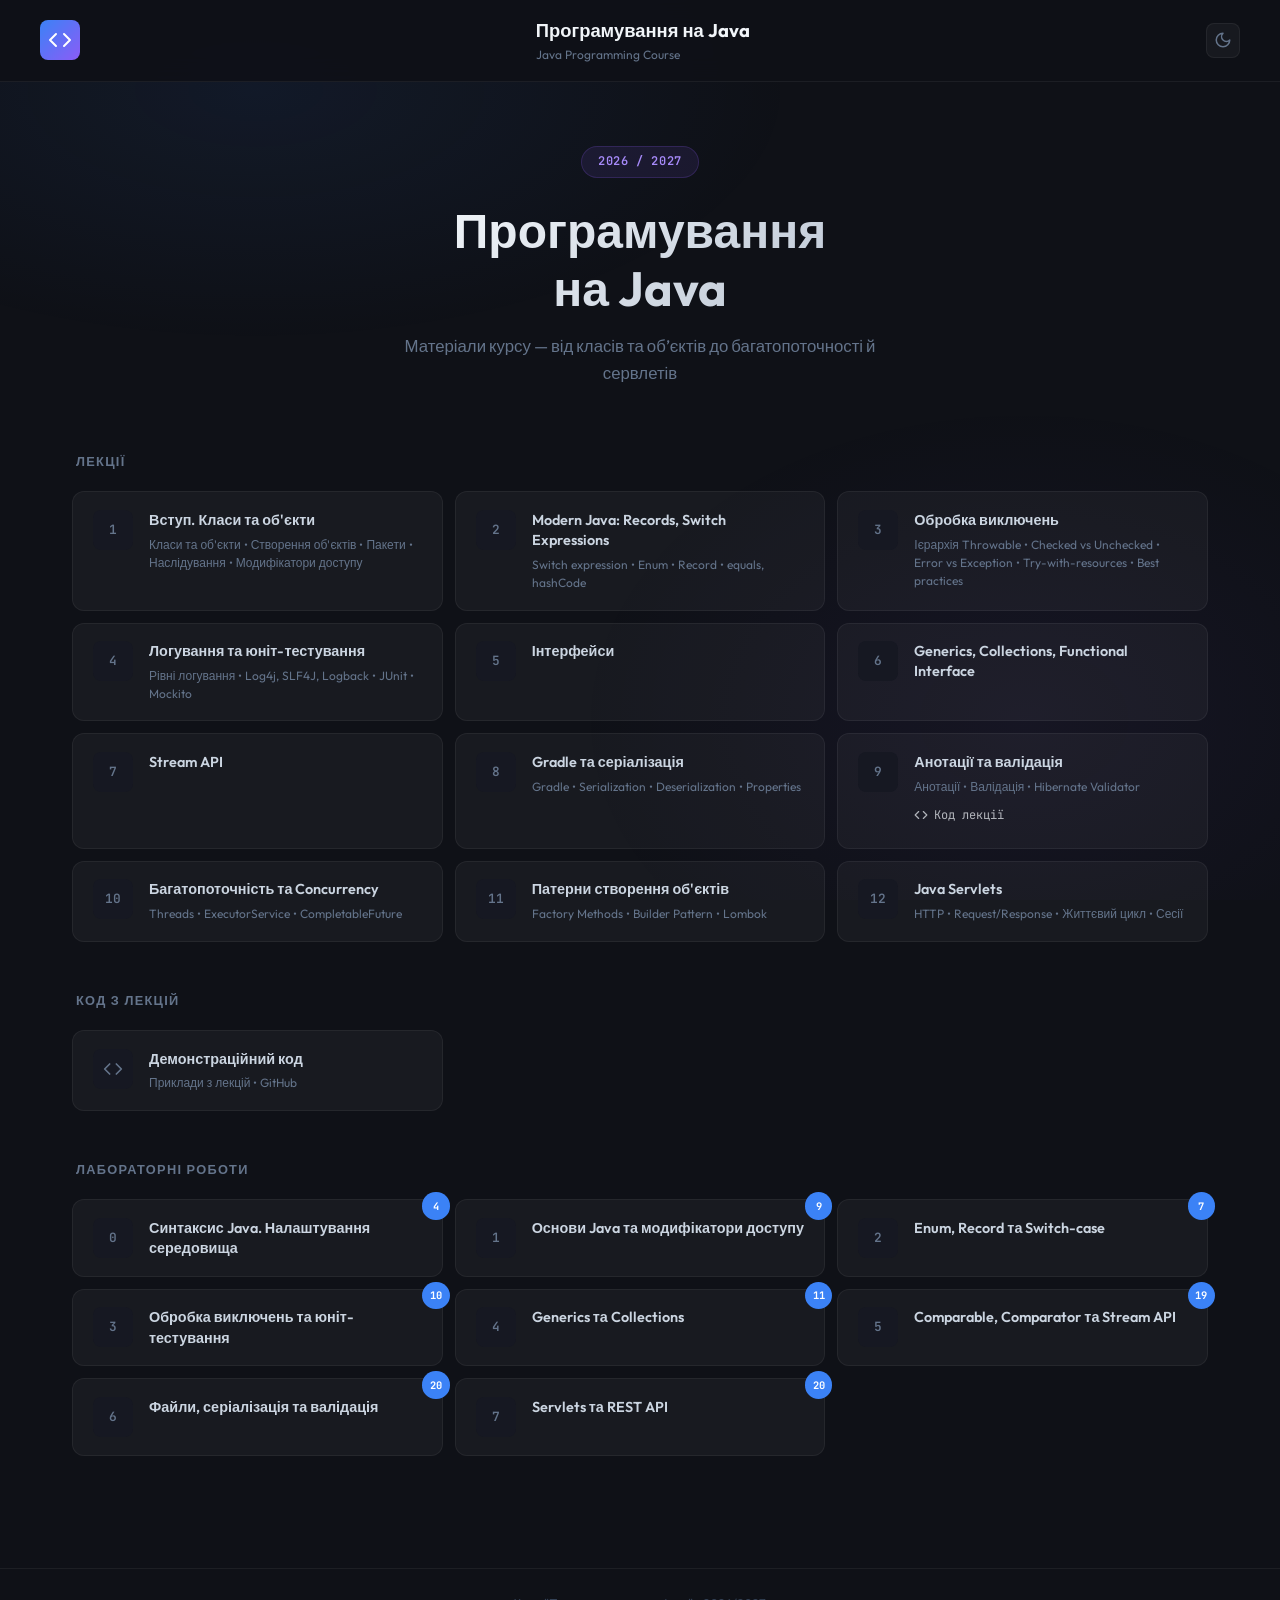
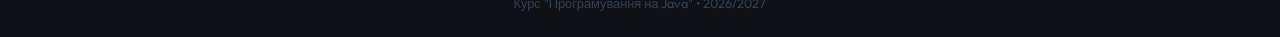
<file: index.html>
<!DOCTYPE html>
<html lang="uk">
<head>
  <meta charset="UTF-8">
  <meta name="viewport" content="width=device-width, initial-scale=1.0">
  <title>Програмування на Java — Курс</title>
  <link rel="preconnect" href="https://fonts.googleapis.com">
  <link rel="preconnect" href="https://fonts.gstatic.com" crossorigin>
  <link href="https://fonts.googleapis.com/css2?family=JetBrains+Mono:wght@400;600&family=Outfit:wght@400;500;600;700&display=swap" rel="stylesheet">
  <link rel="stylesheet" href="style.css">
</head>
<body>

  <header class="header">
    <div class="header__inner">
      <div class="header__logo">
        <svg xmlns="http://www.w3.org/2000/svg" width="24" height="24" viewBox="0 0 24 24" fill="none" stroke="currentColor" stroke-width="2" stroke-linecap="round" stroke-linejoin="round"><polyline points="16 18 22 12 16 6"/><polyline points="8 6 2 12 8 18"/></svg>
      </div>
      <div>
        <div class="header__title">Програмування на Java</div>
        <div class="header__subtitle">Java Programming Course</div>
      </div>
      <button class="theme-toggle" id="theme-toggle" title="Змінити тему" aria-label="Змінити тему">
        <svg class="theme-toggle__moon" xmlns="http://www.w3.org/2000/svg" width="18" height="18" viewBox="0 0 24 24" fill="none" stroke="currentColor" stroke-width="2" stroke-linecap="round" stroke-linejoin="round"><path d="M12 3a6 6 0 0 0 9 9 9 9 0 1 1-9-9Z"/></svg>
        <svg class="theme-toggle__sun" xmlns="http://www.w3.org/2000/svg" width="18" height="18" viewBox="0 0 24 24" fill="none" stroke="currentColor" stroke-width="2" stroke-linecap="round" stroke-linejoin="round"><circle cx="12" cy="12" r="4"/><path d="M12 2v2"/><path d="M12 20v2"/><path d="m4.93 4.93 1.41 1.41"/><path d="m17.66 17.66 1.41 1.41"/><path d="M2 12h2"/><path d="M20 12h2"/><path d="m6.34 17.66-1.41 1.41"/><path d="m19.07 4.93-1.41 1.41"/></svg>
      </button>
    </div>
  </header>

  <section class="hero">
    <div class="hero__badge">2026 / 2027</div>
    <h1 class="hero__title">Програмування<br>на Java</h1>
    <p class="hero__desc">Матеріали курсу — від класів та об’єктів до багатопоточності й сервлетів</p>
  </section>

  <main class="main">
        <h2 class="section-title">Лекції</h2>
          <div class="grid" id="lectures-grid"></div>
      
          <h2 class="section-title">Код з лекцій</h2>
          <div class="grid">
            <a class="card" href="https://github.com/Java-Univer-2025/code-2026"
               target="_blank" rel="noopener">
              <div class="card__num">
                <svg xmlns="http://www.w3.org/2000/svg" width="20" height="20" viewBox="0 0 24 24" fill="none" stroke="currentColor" stroke-width="2" stroke-linecap="round" stroke-linejoin="round"><polyline points="16 18 22 12 16 6"/><polyline points="8 6 2 12 8 18"/></svg>
              </div>
              <div class="card__body">
                <div class="card__title">Демонстраційний код</div>
                <div class="card__desc">Приклади з лекцій • GitHub</div>
              </div>
            </a>
          </div>
      
          <h2 class="section-title">Лабораторні роботи</h2>
          <div class="grid" id="labs-grid"></div>
  </main>

  <footer class="footer">
    Курс "Програмування на Java" • 2026/2027
  </footer>

  <script>

    const LABS_REPO = 'https://github.com/Java-Univer-2025/Java-Univer-2025.github.io';

    // status: 'ready' | 'draft' | 'self-study'
    // code: optional link to the lecture's demo code, shown as a separate link on the card
    const LECTURES = [
      { num: '1',  title: 'Вступ. Класи та об\'єкти',
        desc: 'Класи та об\'єкти • Створення об\'єктів • Пакети • Наслідування • Модифікатори доступу',
        href: 'pdfs/java_lec1.pdf' },

      { num: '2',  title: 'Modern Java: Records, Switch Expressions',
        desc: 'Switch expression • Enum • Record • equals, hashCode',
        href: 'pdfs/java_lec2.pdf' },

      { num: '3',  title: 'Обробка виключень',
        desc: 'Ієрархія Throwable • Checked vs Unchecked • Error vs Exception • Try-with-resources • Best practices',
        href: 'pdfs/java_lec3.pdf' },

      { num: '4',  title: 'Логування та юніт-тестування',
        desc: 'Рівні логування • Log4j, SLF4J, Logback • JUnit • Mockito',
        href: 'pdfs/java_lec4.pdf' },

      { num: '5',  title: 'Інтерфейси',
        href: 'https://javainterface.netlify.app' },

      { num: '6',  title: 'Generics, Collections, Functional Interface',
        href: 'https://javalecture5.netlify.app' },

      { num: '7',  title: 'Stream API',
        //href: 'https://stream-api-presentation.netlify.app' },
         href: './presentations/stream-api/' },

      { num: '8',  title: 'Gradle та серіалізація',
        desc: 'Gradle • Serialization • Deserialization • Properties',
        href: './presentations/serialisation/' },

      { num: '9',  title: 'Анотації та валідація',
        desc: 'Анотації • Валідація • Hibernate Validator',
        href: './presentations/validation/',
        code: 'https://github.com/Java-Univer-2025/code-2026/tree/annotations' },

      { num: '10', title: 'Багатопоточність та Concurrency',
        desc: 'Threads • ExecutorService • CompletableFuture',
        href: './presentations/parallel/' },

      { num: '11', title: 'Патерни створення об\'єктів',
        desc: 'Factory Methods • Builder Pattern • Lombok',
        href: './presentations/builder/' },

      { num: '12', title: 'Java Servlets',
        desc: 'HTTP • Request/Response • Життєвий цикл • Сесії',
        href: './presentations/servlet/' },
    ];

    const LABS = [
      { id: 'lab-00', num: '0', title: 'Синтаксис Java. Налаштування середовища', score: 4 },
      { id: 'lab-01', num: '1', title: 'Основи Java та модифікатори доступу', score: 9 },
      { id: 'lab-02', num: '2', title: 'Enum, Record та Switch-case', score: 7 },
      { id: 'lab-03', num: '3', title: 'Обробка виключень та юніт-тестування', score: 10 },
      { id: 'lab-04', num: '4', title: 'Generics та Collections', score: 11 },
      { id: 'lab-05', num: '5', title: 'Comparable, Comparator та Stream API', score: 19 },
      { id: 'lab-06', num: '6', title: 'Файли, серіалізація та валідація', score: 20 },
      { id: 'lab-07', num: '7', title: 'Servlets та REST API', score: 20 },
    ];

    // ================================================================

    const CODE_ICON = '<svg xmlns="http://www.w3.org/2000/svg" width="14" height="14" viewBox="0 0 24 24" fill="none" stroke="currentColor" stroke-width="2" stroke-linecap="round" stroke-linejoin="round"><polyline points="16 18 22 12 16 6"/><polyline points="8 6 2 12 8 18"/></svg>';

    (function renderLectures() {
      const grid = document.getElementById('lectures-grid');

      grid.innerHTML = LECTURES.map((l, i) => {
        const delay = `animation-delay:${(i + 1) * 0.02}s`;
        const desc = l.desc ? `<div class="card__desc">${l.desc}</div>` : '';

        if (l.status === 'draft' || !l.href) {
          return `
            <div class="card card--disabled" style="${delay}">
              <div class="card__num">${l.num}</div>
              <div class="card__body">
                <div class="card__title">${l.title}</div>
                <div class="card__status">В розробці</div>
              </div>
            </div>`;
        }

        const external = /^https?:/.test(l.href);
        const selfStudy = l.status === 'self-study';
        const target = external ? 'target="_blank" rel="noopener"' : '';
        const tag = selfStudy ? '<div class="card__tag">★ Самостійне вивчення</div>' : '';

        // A link can't be nested inside another link, so a card with a code link
        // is a <div>: the main link is stretched over the whole card (see .card__link),
        // and the code link sits on top of it
        if (l.code) {
          return `
            <div class="card card--has-code${selfStudy ? ' card--self-study' : ''}" style="${delay}">
              <a class="card__link" href="${l.href}" aria-label="${l.title}" ${target}></a>
              <div class="card__num">${l.num}</div>
              <div class="card__body">
                <div class="card__title">${l.title}</div>
                ${tag}
                ${desc}
                <a class="card__code" href="${l.code}" target="_blank" rel="noopener">
                  ${CODE_ICON} Код лекції
                </a>
              </div>
            </div>`;
        }

        return `
          <a class="card${selfStudy ? ' card--self-study' : ''}" href="${l.href}"
             ${target} style="${delay}">
            <div class="card__num">${l.num}</div>
            <div class="card__body">
              <div class="card__title">${l.title}</div>
              ${tag}
              ${desc}
            </div>
          </a>`;
      }).join('');
    })();

    (function renderLabs() {
      const grid = document.getElementById('labs-grid');

      grid.innerHTML = LABS.map((lab, i) => {
        const delay = `animation-delay:${(i + 1) * 0.02}s`;
        return `
          <a class="card" href="${LABS_REPO}/blob/main/${lab.id}/README.md"
             target="_blank" rel="noopener" style="${delay}">
            <div class="card__score" title="${lab.score} балів">${lab.score}</div>
            <div class="card__num">${lab.num}</div>
            <div class="card__body">
              <div class="card__title">${lab.title}</div>
            </div>
          </a>`;
      }).join('');
    })();

    (function themeToggle() {
      const toggle = document.getElementById('theme-toggle');
      const saved = localStorage.getItem('theme');
      if (saved === 'light') document.documentElement.setAttribute('data-theme', 'light');

      toggle.addEventListener('click', () => {
        const isLight = document.documentElement.getAttribute('data-theme') === 'light';
        if (isLight) {
          document.documentElement.removeAttribute('data-theme');
          localStorage.setItem('theme', 'dark');
        } else {
          document.documentElement.setAttribute('data-theme', 'light');
          localStorage.setItem('theme', 'light');
        }
      });
    })();
  </script>

</body>
</html>
</file>
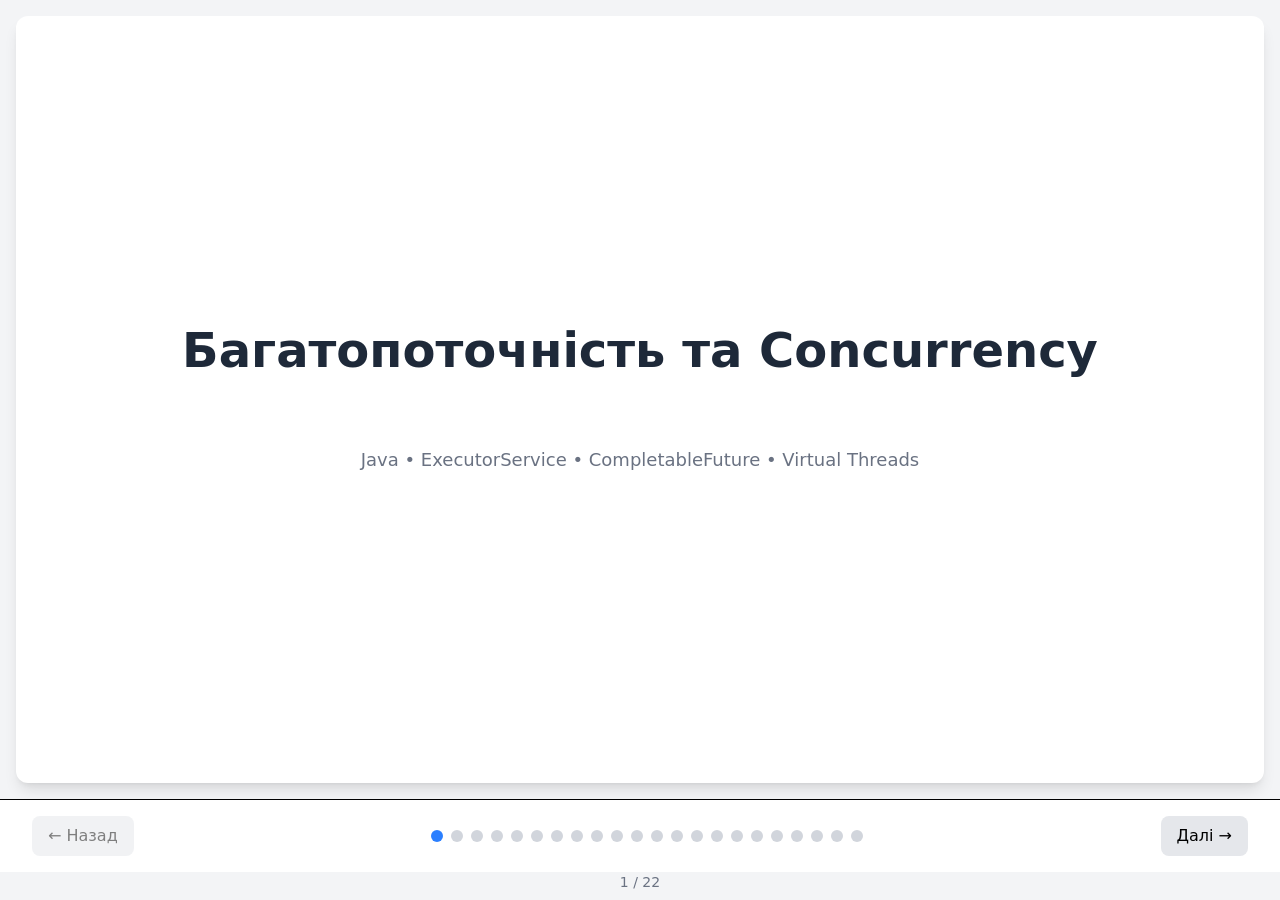
<file: presentations/parallel/index.html>
<!doctype html>
<html lang="en">
  <head>
    <meta charset="UTF-8" />
    <link rel="icon" type="image/svg+xml" href="./vite.svg" />
    <meta name="viewport" content="width=device-width, initial-scale=1.0" />
    <title>java-lec-parallel</title>
    <script type="module" crossorigin src="./assets/index-DXIXEeYj.js"></script>
    <link rel="stylesheet" crossorigin href="./assets/index-CxAuYv8F.css">
  </head>
  <body>
    <div id="root"></div>
  </body>
</html>
</file>
<file: style.css>
*, *::before, *::after {
  box-sizing: border-box;
  margin: 0;
  padding: 0;
}

:root {
  --bg-primary: #0f1117;
  --bg-secondary: #161822;
  --bg-card: rgba(255, 255, 255, 0.04);
  --bg-card-hover: rgba(255, 255, 255, 0.08);
  --border-subtle: 1px solid rgba(255, 255, 255, 0.06);
  --text-primary: #f1f5f9;
  --text-secondary: #cbd5e1;
  --text-muted: #64748b;
  --text-disabled: #334155;
  --accent-blue: #3b82f6;
  --accent-purple: #8b5cf6;
  --accent-purple-light: #a78bfa;
  --accent-green: #22c55e;
  --gradient-primary: linear-gradient(135deg, #3b82f6, #8b5cf6);
  --gradient-bonus: linear-gradient(135deg, #22c55e, #3b82f6);
  --font-heading: 'Outfit', sans-serif;
  --font-mono: 'JetBrains Mono', monospace;
  --radius-lg: 12px;
  --radius-md: 8px;
  --shadow-lg: 0 8px 32px rgba(0, 0, 0, 0.3);
  --header-bg: rgba(15, 17, 23, 0.92);
  --hero-title-gradient: linear-gradient(135deg, #f1f5f9 30%, #94a3b8);
  --glow-blue: rgba(59, 130, 246, 0.08);
  --glow-purple: rgba(139, 92, 246, 0.06);
  --hover-border: rgba(255, 255, 255, 0.1);
}

[data-theme="light"] {
  --bg-primary: #f8fafc;
  --bg-secondary: #e2e8f0;
  --bg-card: rgba(0, 0, 0, 0.03);
  --bg-card-hover: rgba(0, 0, 0, 0.06);
  --border-subtle: 1px solid rgba(0, 0, 0, 0.08);
  --text-primary: #1e293b;
  --text-secondary: #475569;
  --text-muted: #94a3b8;
  --text-disabled: #cbd5e1;
  --accent-blue: #2563eb;
  --accent-purple: #7c3aed;
  --accent-purple-light: #8b5cf6;
  --accent-green: #16a34a;
  --shadow-lg: 0 8px 32px rgba(0, 0, 0, 0.08);
  --header-bg: rgba(248, 250, 252, 0.92);
  --hero-title-gradient: linear-gradient(135deg, #1e293b 30%, #475569);
  --glow-blue: rgba(59, 130, 246, 0.05);
  --glow-purple: rgba(139, 92, 246, 0.04);
  --hover-border: rgba(0, 0, 0, 0.12);
}

html {
  font-size: 16px;
  -webkit-font-smoothing: antialiased;
}

body {
  font-family: var(--font-heading);
  background: var(--bg-primary);
  color: var(--text-primary);
  line-height: 1.6;
  min-height: 100vh;
}

/* ===== BACKGROUND ===== */
body::before {
  content: '';
  position: fixed;
  inset: 0;
  background:
    radial-gradient(ellipse 60% 40% at 20% 10%, var(--glow-blue) 0%, transparent 70%),
    radial-gradient(ellipse 50% 50% at 80% 80%, var(--glow-purple) 0%, transparent 70%);
  pointer-events: none;
  z-index: 0;
}

/* ===== HEADER ===== */
.header {
  position: sticky;
  top: 0;
  z-index: 10;
  background: var(--header-bg);
  backdrop-filter: blur(12px);
  border-bottom: var(--border-subtle);
  padding: 1rem 2rem;
}

.header__inner {
  max-width: 1200px;
  margin: 0 auto;
  display: flex;
  align-items: center;
  justify-content: space-between;
  gap: 1rem;
}

.header__logo {
  background: var(--gradient-primary);
  padding: 0.5rem;
  border-radius: var(--radius-md);
  display: flex;
  align-items: center;
  justify-content: center;
  flex-shrink: 0;
}

.header__logo svg {
  width: 24px;
  height: 24px;
  color: white;
}

.header__title {
  font-size: 1.15rem;
  font-weight: 700;
  color: var(--text-primary);
}

.header__subtitle {
  font-size: 0.75rem;
  color: var(--text-muted);
}

/* ===== HERO ===== */
.hero {
  position: relative;
  z-index: 1;
  text-align: center;
  padding: 4rem 2rem 2rem;
}

.hero__badge {
  display: inline-block;
  font-family: var(--font-mono);
  font-size: 0.75rem;
  font-weight: 600;
  color: var(--accent-purple-light);
  background: rgba(139, 92, 246, 0.1);
  border: 1px solid rgba(139, 92, 246, 0.2);
  padding: 0.35rem 1rem;
  border-radius: 100px;
  margin-bottom: 1.5rem;
  letter-spacing: 0.05em;
}

.hero__title {
  font-size: clamp(2rem, 5vw, 3rem);
  font-weight: 700;
  line-height: 1.2;
  margin-bottom: 1rem;
  background: var(--hero-title-gradient);
  -webkit-background-clip: text;
  -webkit-text-fill-color: transparent;
  background-clip: text;
}

.hero__desc {
  font-size: 1.05rem;
  color: var(--text-muted);
  max-width: 520px;
  margin: 0 auto;
}

/* ===== MAIN ===== */
.main {
  position: relative;
  z-index: 1;
  max-width: 1200px;
  margin: 0 auto;
  padding: 2rem 2rem 4rem;
}

.section-title {
  font-size: 0.8rem;
  font-weight: 600;
  text-transform: uppercase;
  letter-spacing: 0.1em;
  color: var(--text-muted);
  margin-bottom: 1.25rem;
  padding-left: 0.25rem;
}

.section-title + .section-title,
.grid + .section-title {
  margin-top: 2rem;
}

/* ===== GRID ===== */
.grid {
  display: grid;
  grid-template-columns: repeat(auto-fill, minmax(300px, 1fr));
  gap: 0.75rem;
  margin-bottom: 3rem;
}

.card {
  display: flex;
  align-items: flex-start;
  gap: 1rem;
  padding: 1.1rem 1.25rem;
  border-radius: var(--radius-lg);
  border: var(--border-subtle);
  background: var(--bg-card);
  text-decoration: none;
  color: inherit;
  transition: background 0.2s ease, border-color 0.2s ease, transform 0.2s ease, box-shadow 0.2s ease;
  position: relative;
}

a.card:hover {
  background: var(--bg-card-hover);
  border-color: var(--hover-border);
  transform: translateY(-1px);
  box-shadow: var(--shadow-lg);
}

a.card:focus-visible {
  outline: 2px solid var(--accent-purple-light);
  outline-offset: 2px;
}

.card--disabled {
  opacity: 0.35;
  cursor: default;
}

.card--self-study {
  border-left: 3px solid var(--accent-purple);
}

.card--bonus {
  border-left: 3px solid var(--accent-green);
}

.card__num {
  font-family: var(--font-mono);
  font-size: 0.8rem;
  font-weight: 600;
  color: var(--text-muted);
  background: var(--bg-secondary);
  min-width: 2.5rem;
  height: 2.5rem;
  display: flex;
  align-items: center;
  justify-content: center;
  border-radius: var(--radius-md);
  flex-shrink: 0;
}

a.card:hover .card__num {
  background: var(--gradient-primary);
  color: #fff;
}

a.card--bonus:hover .card__num {
  background: var(--gradient-bonus);
  color: #fff;
}

.card__body {
  flex: 1;
  min-width: 0;
}

.card__title {
  font-size: 0.9rem;
  font-weight: 600;
  line-height: 1.4;
  color: var(--text-secondary);
}

a.card:hover .card__title {
  color: var(--text-primary);
}

.card__desc {
  font-size: 0.75rem;
  line-height: 1.5;
  color: var(--text-muted);
  margin-top: 0.35rem;
}

.card__tag {
  display: inline-block;
  font-size: 0.7rem;
  color: var(--accent-purple-light);
  margin-top: 0.3rem;
}

.card__tag--bonus {
  color: var(--accent-green);
}

.card__status {
  font-size: 0.7rem;
  color: var(--text-disabled);
  margin-top: 0.3rem;
}

.card__score {
  display: flex;
  align-items: center;
  justify-content: center;
  font-family: var(--font-mono);
  font-size: 0.65rem;
  font-weight: 700;
  color: #fff;
  background: var(--accent-blue);
  width: 1.7rem;
  height: 1.7rem;
  border-radius: 50%;
  position: absolute;
  top: -0.5rem;
  right: -0.5rem;
}

/* Lecture card with an extra link to the lecture's code */
.card--has-code {
  position: relative;
}

/* The main link is stretched over the whole card, so the card stays clickable */
.card__link {
  position: absolute;
  inset: 0;
  border-radius: inherit;
}

/* The code link sits above the stretched link, so it gets its own clicks */
.card__code {
  position: relative;
  z-index: 1;
  display: inline-flex;
  align-items: center;
  gap: 6px;
  margin-top: 10px;
  font-family: 'JetBrains Mono', monospace;
  font-size: 12px;
  color: inherit;
  opacity: 0.7;
  text-decoration: none;
}

.card__code:hover {
  opacity: 1;
  text-decoration: underline;
}


/* ===== THEME TOGGLE ===== */
.theme-toggle {
  background: var(--bg-card);
  border: var(--border-subtle);
  border-radius: var(--radius-md);
  padding: 0.45rem;
  cursor: pointer;
  display: flex;
  align-items: center;
  justify-content: center;
  transition: background 0.2s ease;
  flex-shrink: 0;
}

.theme-toggle:hover {
  background: var(--bg-card-hover);
}

.theme-toggle svg {
  width: 18px;
  height: 18px;
  color: var(--text-muted);
  transition: color 0.2s ease;
}

.theme-toggle:hover svg {
  color: var(--text-primary);
}

.theme-toggle__sun { display: none; }
.theme-toggle__moon { display: block; }

[data-theme="light"] .theme-toggle__sun { display: block; }
[data-theme="light"] .theme-toggle__moon { display: none; }

/* ===== FOOTER ===== */
.footer {
  position: relative;
  z-index: 1;
  text-align: center;
  padding: 1.5rem 2rem;
  border-top: var(--border-subtle);
  font-size: 0.8rem;
  color: var(--text-disabled);
}

/* ===== ANIMATIONS ===== */
.card {
  opacity: 0;
  transform: translateY(12px);
  animation: fadeUp 0.4s ease forwards;
}

@keyframes fadeUp {
  to {
    opacity: 1;
    transform: translateY(0);
  }
}

.card--disabled {
  animation: fadeUpDim 0.4s ease forwards;
}

@keyframes fadeUpDim {
  to {
    opacity: 0.35;
    transform: translateY(0);
  }
}

@media (prefers-reduced-motion: reduce) {
  .card {
    animation: none;
    opacity: 1;
    transform: none;
  }
  .card--disabled { opacity: 0.35; }
  a.card:hover { transform: none; }
}

/* ===== RESPONSIVE ===== */
@media (max-width: 640px) {
  .grid {
    grid-template-columns: 1fr;
  }

  .hero {
    padding: 3rem 1.5rem 1.5rem;
  }

  .main {
    padding: 1.5rem 1rem 3rem;
  }

  .header {
    padding: 0.75rem 1rem;
  }
}
</file>
<file: presentations/parallel/assets/index-CxAuYv8F.css>
@layer properties{@supports (((-webkit-hyphens:none)) and (not (margin-trim:inline))) or ((-moz-orient:inline) and (not (color:rgb(from red r g b)))){*,:before,:after,::backdrop{--tw-space-y-reverse:0;--tw-border-style:solid;--tw-font-weight:initial;--tw-shadow:0 0 #0000;--tw-shadow-color:initial;--tw-shadow-alpha:100%;--tw-inset-shadow:0 0 #0000;--tw-inset-shadow-color:initial;--tw-inset-shadow-alpha:100%;--tw-ring-color:initial;--tw-ring-shadow:0 0 #0000;--tw-inset-ring-color:initial;--tw-inset-ring-shadow:0 0 #0000;--tw-ring-inset:initial;--tw-ring-offset-width:0px;--tw-ring-offset-color:#fff;--tw-ring-offset-shadow:0 0 #0000}}}@layer theme{:root,:host{--font-sans:ui-sans-serif,system-ui,sans-serif,"Apple Color Emoji","Segoe UI Emoji","Segoe UI Symbol","Noto Color Emoji";--font-mono:ui-monospace,SFMono-Regular,Menlo,Monaco,Consolas,"Liberation Mono","Courier New",monospace;--color-red-50:oklch(97.1% .013 17.38);--color-red-200:oklch(88.5% .062 18.334);--color-red-300:oklch(80.8% .114 19.571);--color-red-600:oklch(57.7% .245 27.325);--color-red-700:oklch(50.5% .213 27.518);--color-orange-50:oklch(98% .016 73.684);--color-orange-100:oklch(95.4% .038 75.164);--color-orange-200:oklch(90.1% .076 70.697);--color-orange-600:oklch(64.6% .222 41.116);--color-orange-700:oklch(55.3% .195 38.402);--color-yellow-50:oklch(98.7% .026 102.212);--color-yellow-200:oklch(94.5% .129 101.54);--color-yellow-600:oklch(68.1% .162 75.834);--color-yellow-700:oklch(55.4% .135 66.442);--color-green-50:oklch(98.2% .018 155.826);--color-green-100:oklch(96.2% .044 156.743);--color-green-200:oklch(92.5% .084 155.995);--color-green-300:oklch(87.1% .15 154.449);--color-green-600:oklch(62.7% .194 149.214);--color-green-700:oklch(52.7% .154 150.069);--color-teal-50:oklch(98.4% .014 180.72);--color-teal-200:oklch(91% .096 180.426);--color-teal-700:oklch(51.1% .096 186.391);--color-blue-50:oklch(97% .014 254.604);--color-blue-200:oklch(88.2% .059 254.128);--color-blue-500:oklch(62.3% .214 259.815);--color-blue-600:oklch(54.6% .245 262.881);--color-blue-700:oklch(48.8% .243 264.376);--color-indigo-50:oklch(96.2% .018 272.314);--color-indigo-200:oklch(87% .065 274.039);--color-indigo-300:oklch(78.5% .115 274.713);--color-indigo-400:oklch(67.3% .182 276.935);--color-indigo-700:oklch(45.7% .24 277.023);--color-purple-50:oklch(97.7% .014 308.299);--color-purple-200:oklch(90.2% .063 306.703);--color-purple-700:oklch(49.6% .265 301.924);--color-gray-50:oklch(98.5% .002 247.839);--color-gray-100:oklch(96.7% .003 264.542);--color-gray-200:oklch(92.8% .006 264.531);--color-gray-300:oklch(87.2% .01 258.338);--color-gray-400:oklch(70.7% .022 261.325);--color-gray-500:oklch(55.1% .027 264.364);--color-gray-600:oklch(44.6% .03 256.802);--color-gray-700:oklch(37.3% .034 259.733);--color-gray-800:oklch(27.8% .033 256.848);--color-white:#fff;--spacing:.25rem;--container-4xl:56rem;--container-5xl:64rem;--container-6xl:72rem;--text-xs:.75rem;--text-xs--line-height:calc(1/.75);--text-sm:.875rem;--text-sm--line-height:calc(1.25/.875);--text-lg:1.125rem;--text-lg--line-height:calc(1.75/1.125);--text-xl:1.25rem;--text-xl--line-height:calc(1.75/1.25);--text-2xl:1.5rem;--text-2xl--line-height:calc(2/1.5);--text-3xl:1.875rem;--text-3xl--line-height: 1.2 ;--text-4xl:2.25rem;--text-4xl--line-height:calc(2.5/2.25);--text-5xl:3rem;--text-5xl--line-height:1;--font-weight-normal:400;--font-weight-medium:500;--font-weight-semibold:600;--font-weight-bold:700;--radius-lg:.5rem;--radius-xl:.75rem;--default-transition-duration:.15s;--default-transition-timing-function:cubic-bezier(.4,0,.2,1);--default-font-family:var(--font-sans);--default-mono-font-family:var(--font-mono)}}@layer base{*,:after,:before,::backdrop{box-sizing:border-box;border:0 solid;margin:0;padding:0}::file-selector-button{box-sizing:border-box;border:0 solid;margin:0;padding:0}html,:host{-webkit-text-size-adjust:100%;tab-size:4;line-height:1.5;font-family:var(--default-font-family,ui-sans-serif,system-ui,sans-serif,"Apple Color Emoji","Segoe UI Emoji","Segoe UI Symbol","Noto Color Emoji");font-feature-settings:var(--default-font-feature-settings,normal);font-variation-settings:var(--default-font-variation-settings,normal);-webkit-tap-highlight-color:transparent}hr{height:0;color:inherit;border-top-width:1px}abbr:where([title]){-webkit-text-decoration:underline dotted;text-decoration:underline dotted}h1,h2,h3,h4,h5,h6{font-size:inherit;font-weight:inherit}a{color:inherit;-webkit-text-decoration:inherit;text-decoration:inherit}b,strong{font-weight:bolder}code,kbd,samp,pre{font-family:var(--default-mono-font-family,ui-monospace,SFMono-Regular,Menlo,Monaco,Consolas,"Liberation Mono","Courier New",monospace);font-feature-settings:var(--default-mono-font-feature-settings,normal);font-variation-settings:var(--default-mono-font-variation-settings,normal);font-size:1em}small{font-size:80%}sub,sup{vertical-align:baseline;font-size:75%;line-height:0;position:relative}sub{bottom:-.25em}sup{top:-.5em}table{text-indent:0;border-color:inherit;border-collapse:collapse}:-moz-focusring{outline:auto}progress{vertical-align:baseline}summary{display:list-item}ol,ul,menu{list-style:none}img,svg,video,canvas,audio,iframe,embed,object{vertical-align:middle;display:block}img,video{max-width:100%;height:auto}button,input,select,optgroup,textarea{font:inherit;font-feature-settings:inherit;font-variation-settings:inherit;letter-spacing:inherit;color:inherit;opacity:1;background-color:#0000;border-radius:0}::file-selector-button{font:inherit;font-feature-settings:inherit;font-variation-settings:inherit;letter-spacing:inherit;color:inherit;opacity:1;background-color:#0000;border-radius:0}:where(select:is([multiple],[size])) optgroup{font-weight:bolder}:where(select:is([multiple],[size])) optgroup option{padding-inline-start:20px}::file-selector-button{margin-inline-end:4px}::placeholder{opacity:1}@supports (not ((-webkit-appearance:-apple-pay-button))) or (contain-intrinsic-size:1px){::placeholder{color:currentColor}@supports (color:color-mix(in lab,red,red)){::placeholder{color:color-mix(in oklab,currentcolor 50%,transparent)}}}textarea{resize:vertical}::-webkit-search-decoration{-webkit-appearance:none}::-webkit-date-and-time-value{min-height:1lh;text-align:inherit}::-webkit-datetime-edit{display:inline-flex}::-webkit-datetime-edit-fields-wrapper{padding:0}::-webkit-datetime-edit{padding-block:0}::-webkit-datetime-edit-year-field{padding-block:0}::-webkit-datetime-edit-month-field{padding-block:0}::-webkit-datetime-edit-day-field{padding-block:0}::-webkit-datetime-edit-hour-field{padding-block:0}::-webkit-datetime-edit-minute-field{padding-block:0}::-webkit-datetime-edit-second-field{padding-block:0}::-webkit-datetime-edit-millisecond-field{padding-block:0}::-webkit-datetime-edit-meridiem-field{padding-block:0}::-webkit-calendar-picker-indicator{line-height:1}:-moz-ui-invalid{box-shadow:none}button,input:where([type=button],[type=reset],[type=submit]){appearance:button}::file-selector-button{appearance:button}::-webkit-inner-spin-button{height:auto}::-webkit-outer-spin-button{height:auto}[hidden]:where(:not([hidden=until-found])){display:none!important}}@layer components;@layer utilities{.absolute{position:absolute}.fixed{position:fixed}.relative{position:relative}.static{position:static}.col-span-2{grid-column:span 2/span 2}.col-span-3{grid-column:span 3/span 3}.m-4{margin:calc(var(--spacing)*4)}.mx-auto{margin-inline:auto}.my-1{margin-block:calc(var(--spacing)*1)}.mt-1{margin-top:calc(var(--spacing)*1)}.mt-2{margin-top:calc(var(--spacing)*2)}.mt-3{margin-top:calc(var(--spacing)*3)}.mt-4{margin-top:calc(var(--spacing)*4)}.mt-6{margin-top:calc(var(--spacing)*6)}.mt-8{margin-top:calc(var(--spacing)*8)}.mt-12{margin-top:calc(var(--spacing)*12)}.mb-1{margin-bottom:calc(var(--spacing)*1)}.mb-2{margin-bottom:calc(var(--spacing)*2)}.mb-3{margin-bottom:calc(var(--spacing)*3)}.mb-4{margin-bottom:calc(var(--spacing)*4)}.mb-6{margin-bottom:calc(var(--spacing)*6)}.mb-8{margin-bottom:calc(var(--spacing)*8)}.ml-2{margin-left:calc(var(--spacing)*2)}.ml-4{margin-left:calc(var(--spacing)*4)}.ml-5{margin-left:calc(var(--spacing)*5)}.flex{display:flex}.grid{display:grid}.h-3{height:calc(var(--spacing)*3)}.h-5{height:calc(var(--spacing)*5)}.h-10{height:calc(var(--spacing)*10)}.h-full{height:100%}.h-screen{height:100vh}.w-3{width:calc(var(--spacing)*3)}.w-20{width:calc(var(--spacing)*20)}.w-full{width:100%}.max-w-4xl{max-width:var(--container-4xl)}.max-w-5xl{max-width:var(--container-5xl)}.max-w-6xl{max-width:var(--container-6xl)}.flex-1{flex:1}.shrink-0{flex-shrink:0}.cursor-pointer{cursor:pointer}.list-decimal{list-style-type:decimal}.grid-cols-2{grid-template-columns:repeat(2,minmax(0,1fr))}.grid-cols-3{grid-template-columns:repeat(3,minmax(0,1fr))}.grid-cols-4{grid-template-columns:repeat(4,minmax(0,1fr))}.grid-cols-7{grid-template-columns:repeat(7,minmax(0,1fr))}.flex-col{flex-direction:column}.flex-wrap{flex-wrap:wrap}.items-center{align-items:center}.items-start{align-items:flex-start}.items-stretch{align-items:stretch}.justify-between{justify-content:space-between}.justify-center{justify-content:center}.gap-1{gap:calc(var(--spacing)*1)}.gap-2{gap:calc(var(--spacing)*2)}.gap-3{gap:calc(var(--spacing)*3)}.gap-4{gap:calc(var(--spacing)*4)}.gap-6{gap:calc(var(--spacing)*6)}.gap-8{gap:calc(var(--spacing)*8)}:where(.space-y-1>:not(:last-child)){--tw-space-y-reverse:0;margin-block-start:calc(calc(var(--spacing)*1)*var(--tw-space-y-reverse));margin-block-end:calc(calc(var(--spacing)*1)*calc(1 - var(--tw-space-y-reverse)))}:where(.space-y-2>:not(:last-child)){--tw-space-y-reverse:0;margin-block-start:calc(calc(var(--spacing)*2)*var(--tw-space-y-reverse));margin-block-end:calc(calc(var(--spacing)*2)*calc(1 - var(--tw-space-y-reverse)))}:where(.space-y-3>:not(:last-child)){--tw-space-y-reverse:0;margin-block-start:calc(calc(var(--spacing)*3)*var(--tw-space-y-reverse));margin-block-end:calc(calc(var(--spacing)*3)*calc(1 - var(--tw-space-y-reverse)))}:where(.space-y-4>:not(:last-child)){--tw-space-y-reverse:0;margin-block-start:calc(calc(var(--spacing)*4)*var(--tw-space-y-reverse));margin-block-end:calc(calc(var(--spacing)*4)*calc(1 - var(--tw-space-y-reverse)))}.overflow-hidden{overflow:hidden}.overflow-x-auto{overflow-x:auto}.overflow-y-auto{overflow-y:auto}.rounded{border-radius:.25rem}.rounded-full{border-radius:3.40282e38px}.rounded-lg{border-radius:var(--radius-lg)}.rounded-xl{border-radius:var(--radius-xl)}.border{border-style:var(--tw-border-style);border-width:1px}.border-t{border-top-style:var(--tw-border-style);border-top-width:1px}.border-b{border-bottom-style:var(--tw-border-style);border-bottom-width:1px}.border-dashed{--tw-border-style:dashed;border-style:dashed}.border-blue-200{border-color:var(--color-blue-200)}.border-gray-200{border-color:var(--color-gray-200)}.border-gray-400{border-color:var(--color-gray-400)}.border-green-200{border-color:var(--color-green-200)}.border-green-300{border-color:var(--color-green-300)}.border-indigo-200{border-color:var(--color-indigo-200)}.border-indigo-300{border-color:var(--color-indigo-300)}.border-orange-200{border-color:var(--color-orange-200)}.border-purple-200{border-color:var(--color-purple-200)}.border-red-200{border-color:var(--color-red-200)}.border-teal-200{border-color:var(--color-teal-200)}.border-yellow-200{border-color:var(--color-yellow-200)}.bg-blue-50{background-color:var(--color-blue-50)}.bg-blue-500{background-color:var(--color-blue-500)}.bg-gray-50{background-color:var(--color-gray-50)}.bg-gray-100{background-color:var(--color-gray-100)}.bg-gray-200{background-color:var(--color-gray-200)}.bg-gray-300{background-color:var(--color-gray-300)}.bg-green-50{background-color:var(--color-green-50)}.bg-green-100{background-color:var(--color-green-100)}.bg-green-200{background-color:var(--color-green-200)}.bg-green-300{background-color:var(--color-green-300)}.bg-indigo-50{background-color:var(--color-indigo-50)}.bg-orange-50{background-color:var(--color-orange-50)}.bg-purple-50{background-color:var(--color-purple-50)}.bg-red-50{background-color:var(--color-red-50)}.bg-red-200{background-color:var(--color-red-200)}.bg-red-300{background-color:var(--color-red-300)}.bg-teal-50{background-color:var(--color-teal-50)}.bg-white{background-color:var(--color-white)}.bg-yellow-50{background-color:var(--color-yellow-50)}.p-2{padding:calc(var(--spacing)*2)}.p-3{padding:calc(var(--spacing)*3)}.p-4{padding:calc(var(--spacing)*4)}.p-5{padding:calc(var(--spacing)*5)}.p-6{padding:calc(var(--spacing)*6)}.px-1{padding-inline:calc(var(--spacing)*1)}.px-2{padding-inline:calc(var(--spacing)*2)}.px-4{padding-inline:calc(var(--spacing)*4)}.px-8{padding-inline:calc(var(--spacing)*8)}.px-16{padding-inline:calc(var(--spacing)*16)}.py-1{padding-block:calc(var(--spacing)*1)}.py-2{padding-block:calc(var(--spacing)*2)}.py-4{padding-block:calc(var(--spacing)*4)}.py-10{padding-block:calc(var(--spacing)*10)}.py-12{padding-block:calc(var(--spacing)*12)}.pb-2{padding-bottom:calc(var(--spacing)*2)}.pb-4{padding-bottom:calc(var(--spacing)*4)}.text-center{text-align:center}.text-left{text-align:left}.align-middle{vertical-align:middle}.font-mono{font-family:var(--font-mono)}.text-2xl{font-size:var(--text-2xl);line-height:var(--tw-leading,var(--text-2xl--line-height))}.text-3xl{font-size:var(--text-3xl);line-height:var(--tw-leading,var(--text-3xl--line-height))}.text-4xl{font-size:var(--text-4xl);line-height:var(--tw-leading,var(--text-4xl--line-height))}.text-5xl{font-size:var(--text-5xl);line-height:var(--tw-leading,var(--text-5xl--line-height))}.text-lg{font-size:var(--text-lg);line-height:var(--tw-leading,var(--text-lg--line-height))}.text-sm{font-size:var(--text-sm);line-height:var(--tw-leading,var(--text-sm--line-height))}.text-xl{font-size:var(--text-xl);line-height:var(--tw-leading,var(--text-xl--line-height))}.text-xs{font-size:var(--text-xs);line-height:var(--tw-leading,var(--text-xs--line-height))}.font-bold{--tw-font-weight:var(--font-weight-bold);font-weight:var(--font-weight-bold)}.font-medium{--tw-font-weight:var(--font-weight-medium);font-weight:var(--font-weight-medium)}.font-normal{--tw-font-weight:var(--font-weight-normal);font-weight:var(--font-weight-normal)}.font-semibold{--tw-font-weight:var(--font-weight-semibold);font-weight:var(--font-weight-semibold)}.text-blue-600{color:var(--color-blue-600)}.text-blue-700{color:var(--color-blue-700)}.text-gray-400{color:var(--color-gray-400)}.text-gray-500{color:var(--color-gray-500)}.text-gray-600{color:var(--color-gray-600)}.text-gray-700{color:var(--color-gray-700)}.text-gray-800{color:var(--color-gray-800)}.text-green-600{color:var(--color-green-600)}.text-green-700{color:var(--color-green-700)}.text-indigo-400{color:var(--color-indigo-400)}.text-indigo-700{color:var(--color-indigo-700)}.text-orange-600{color:var(--color-orange-600)}.text-orange-700{color:var(--color-orange-700)}.text-purple-700{color:var(--color-purple-700)}.text-red-600{color:var(--color-red-600)}.text-red-700{color:var(--color-red-700)}.text-teal-700{color:var(--color-teal-700)}.text-yellow-600{color:var(--color-yellow-600)}.text-yellow-700{color:var(--color-yellow-700)}.italic{font-style:italic}.shadow-lg{--tw-shadow:0 10px 15px -3px var(--tw-shadow-color,#0000001a),0 4px 6px -4px var(--tw-shadow-color,#0000001a);box-shadow:var(--tw-inset-shadow),var(--tw-inset-ring-shadow),var(--tw-ring-offset-shadow),var(--tw-ring-shadow),var(--tw-shadow)}.transition{transition-property:color,background-color,border-color,outline-color,text-decoration-color,fill,stroke,--tw-gradient-from,--tw-gradient-via,--tw-gradient-to,opacity,box-shadow,transform,translate,scale,rotate,filter,-webkit-backdrop-filter,backdrop-filter,display,content-visibility,overlay,pointer-events;transition-timing-function:var(--tw-ease,var(--default-transition-timing-function));transition-duration:var(--tw-duration,var(--default-transition-duration))}.select-none{-webkit-user-select:none;user-select:none}.group-open\:hidden:is(:where(.group):is([open],:popover-open,:open) *){display:none}@media(hover:hover){.hover\:bg-gray-100:hover{background-color:var(--color-gray-100)}.hover\:bg-gray-300:hover{background-color:var(--color-gray-300)}.hover\:bg-orange-100:hover{background-color:var(--color-orange-100)}}.disabled\:opacity-50:disabled{opacity:.5}}html,body,#root{width:100%;height:100%;margin:0;padding:0}body{-webkit-font-smoothing:antialiased;-moz-osx-font-smoothing:grayscale;font-family:system-ui,Avenir,Helvetica,Arial,sans-serif}@property --tw-space-y-reverse{syntax:"*";inherits:false;initial-value:0}@property --tw-border-style{syntax:"*";inherits:false;initial-value:solid}@property --tw-font-weight{syntax:"*";inherits:false}@property --tw-shadow{syntax:"*";inherits:false;initial-value:0 0 #0000}@property --tw-shadow-color{syntax:"*";inherits:false}@property --tw-shadow-alpha{syntax:"<percentage>";inherits:false;initial-value:100%}@property --tw-inset-shadow{syntax:"*";inherits:false;initial-value:0 0 #0000}@property --tw-inset-shadow-color{syntax:"*";inherits:false}@property --tw-inset-shadow-alpha{syntax:"<percentage>";inherits:false;initial-value:100%}@property --tw-ring-color{syntax:"*";inherits:false}@property --tw-ring-shadow{syntax:"*";inherits:false;initial-value:0 0 #0000}@property --tw-inset-ring-color{syntax:"*";inherits:false}@property --tw-inset-ring-shadow{syntax:"*";inherits:false;initial-value:0 0 #0000}@property --tw-ring-inset{syntax:"*";inherits:false}@property --tw-ring-offset-width{syntax:"<length>";inherits:false;initial-value:0}@property --tw-ring-offset-color{syntax:"*";inherits:false;initial-value:#fff}@property --tw-ring-offset-shadow{syntax:"*";inherits:false;initial-value:0 0 #0000}
</file>
